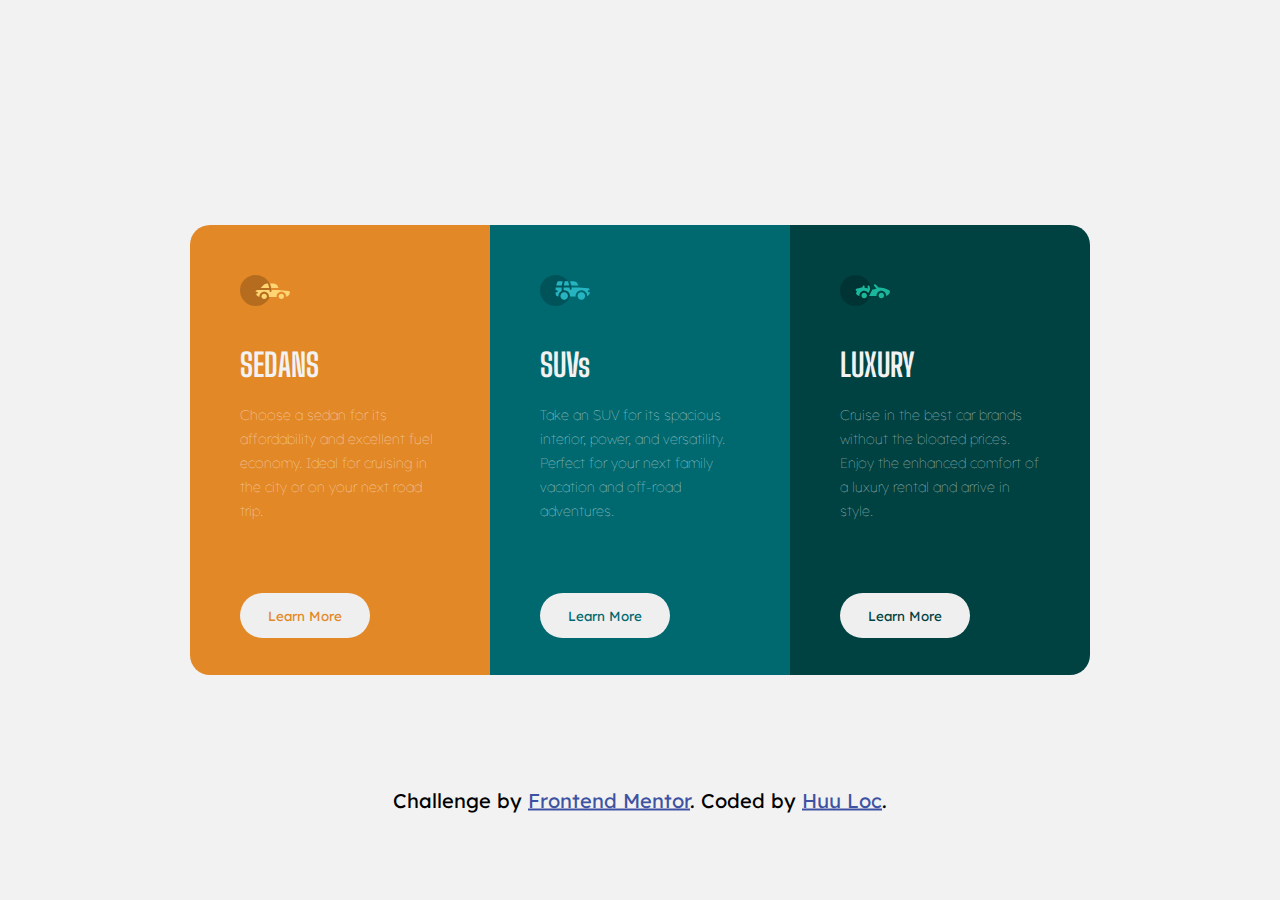
<file: 3-column-preview-card-component-main(done)/index.html>
<!DOCTYPE html>
<html lang="en">

<head>
  <meta charset="UTF-8">
  <meta name="viewport" content="width=device-width, initial-scale=1.0">
  <!-- displays site properly based on user's device -->

  <link rel="icon" type="image/png" sizes="32x32" href="./images/favicon-32x32.png">

  <title>Frontend Mentor | 3-column preview card component</title>

  <!-- Feel free to remove these styles or customise in your own stylesheet 👍 -->
  <link rel="stylesheet" href="style.css">
</head>

<body>
  <div id="wholeform">

    <div id="firstpara">
      <img src="./images/icon-sedans.svg" alt="" id="fp-image">
      <div id="fp-text">
        <h2>SEDANS</h2>
        Choose a sedan for its affordability and excellent fuel economy. Ideal for cruising in the city
        or on your next road trip.
      </div>
      <button id="fp-button">Learn More</button>
    </div>

    <div id="secondpara">
      <img src="./images/icon-suvs.svg" alt="" id="fp-image">
      <div id="sp-text">
        <h2>SUVs</h2>
        Take an SUV for its spacious interior, power, and versatility. Perfect for your next family vacation
        and off-road adventures.
      </div>
      <button id="sp-button">Learn More</button>
    </div>

    <div id="thirdpara">
      <img src="./images/icon-luxury.svg" alt="" id="fp-image">
      <div id="tp-text">
        <h2>LUXURY</h2>
        Cruise in the best car brands without the bloated prices. Enjoy the enhanced comfort of a luxury
        rental and arrive in style.
      </div>
      <button id="tp-button">Learn More</button>
    </div>

  </div>
  <div class="attribution">
    Challenge by <a href="https://www.frontendmentor.io?ref=challenge" target="_blank">Frontend Mentor</a>.
    Coded by <a href="#">Huu Loc</a>.
  </div>
</body>

</html>
</file>
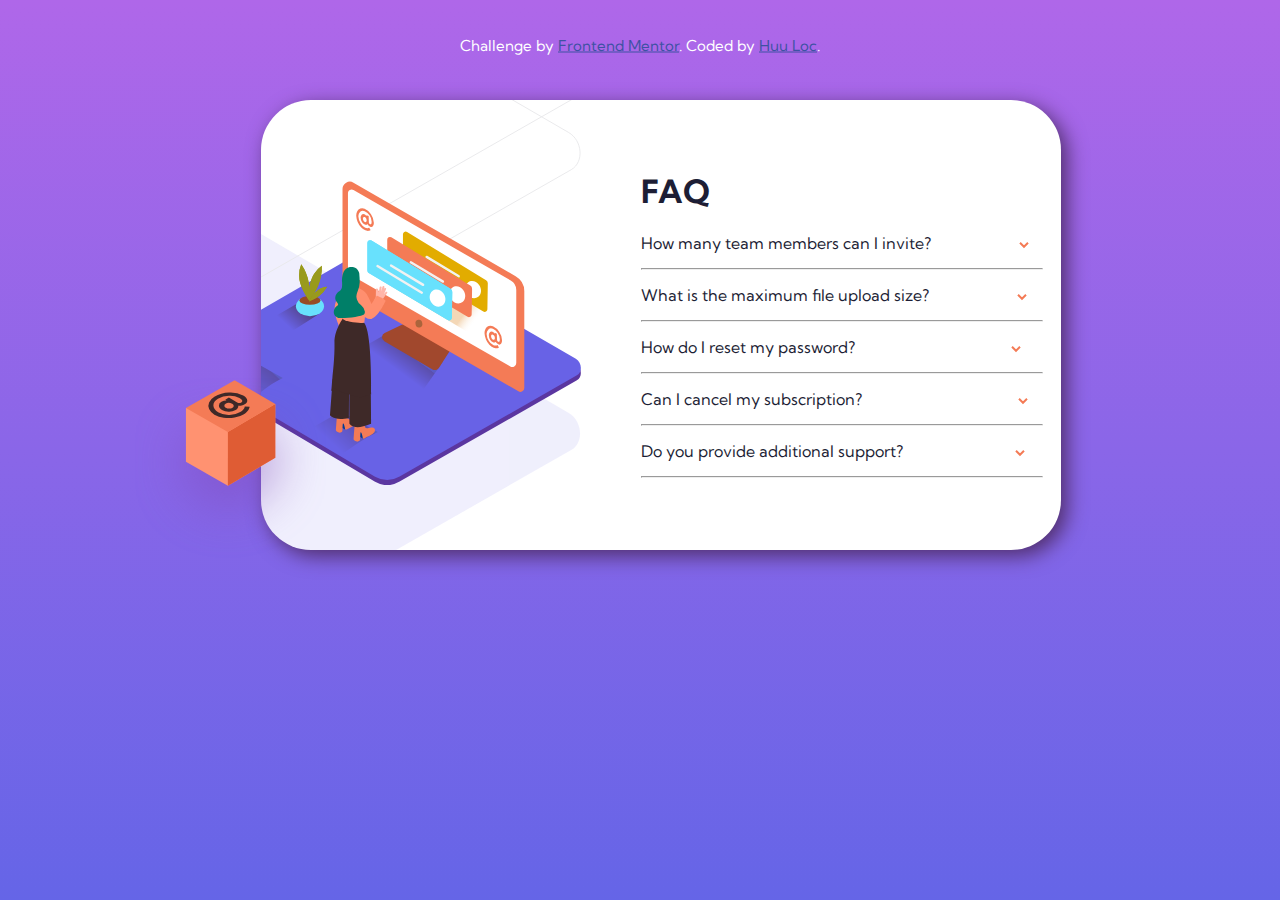
<file: faq-accordion-card-main/index.html>
<!DOCTYPE html>
<html lang="en">

<head>
  <meta charset="UTF-8">
  <meta name="viewport" content="width=device-width, initial-scale=1.0">
  <!-- displays site properly based on user's device -->

  <link rel="icon" type="image/png" sizes="32x32" href="./images/favicon-32x32.png">

  <title>Frontend Mentor | FAQ Accordion Card</title>

  <!-- Feel free to remove these styles or customise in your own stylesheet 👍 -->
  <link rel="stylesheet" href="style.css">
</head>

<body>
  <!-- the box -->

  <div id="wholepage">
    <!-- woman and desktop  -->
    <img src="./images/illustration-box-desktop.svg" alt="" id="img-box">
    <div id="images">
      <img src="./images/bg-pattern-desktop.svg" alt="" id="img-desktop">
      <img src="./images/illustration-woman-online-desktop.svg" alt="" id="img-woman">
    </div>

    <div id="faq">

      <h1>FAQ</h1>

      <!-- question 1 -->
      <div id="q1form">
        <div id="q1" class="question">How many team members can I invite? &emsp;&emsp;&emsp;&emsp;&emsp;
          <img src="./images/icon-arrow-down.svg" class="arrow">
        </div>
        <div id="q1-ans">You can invite up to 2 additional users on the Free plan. There is no limit on
          team members for the Premium plan.</div>

        <hr>
      </div>


      <!-- question 2 -->
      <div id="q2form">
        <div id="q2" class="question">What is the maximum file upload size? &emsp;&emsp;&emsp;&emsp;&emsp;
          <img src="./images/icon-arrow-down.svg" class="arrow">
        </div>
        <div id="q2-ans">No more than 2GB. All files in your account must fit your allotted storage space.</div>
        <hr>
      </div>


      <!-- question 3 -->
      <div id="q3form">
        <div id="q3" class="question">How do I reset my password? &emsp; &emsp;&emsp;&emsp;&emsp;&emsp;&emsp;&emsp;&emsp;
          <img src="./images/icon-arrow-down.svg" class="arrow">
        </div>
        <div id="q3-ans">Click “Forgot password” from the login page or “Change password” from your profile page.
          A reset link will be emailed to you.</div>
        <hr>
      </div>


      <!-- question 4  -->
      <div id="q4form">
        <div id="q4" class="question">Can I cancel my subscription?&emsp; &emsp; &emsp;&emsp;&emsp;&emsp;&emsp;&emsp;&emsp;
          <img src="./images/icon-arrow-down.svg" class="arrow">
        </div>
        <div id="q4-ans">Yes! Send us a message and we’ll process your request no questions asked.</div>
        <hr>
      </div>



      <!-- question 5 -->
      <div id="q5form">
        <div id="q5" class="question">Do you provide additional support? &emsp; &emsp; &emsp;&emsp;&emsp;&emsp;
          <img src="./images/icon-arrow-down.svg" class="arrow">
        </div>
        <div id="q5-ans">Chat and email support is available 24/7. Phone lines are open during normal business hours.
        </div>
        <hr>
      </div>


    </div>
  </div>
  <div class="attribution">
    Challenge by <a href="https://www.frontendmentor.io?ref=challenge" target="_blank">Frontend Mentor</a>.
    Coded by <a href="https://github.com/huynhhuuloc129">Huu Loc</a>.
  </div>
  <script src="script.js"></script>
</body>

</html>
</file>
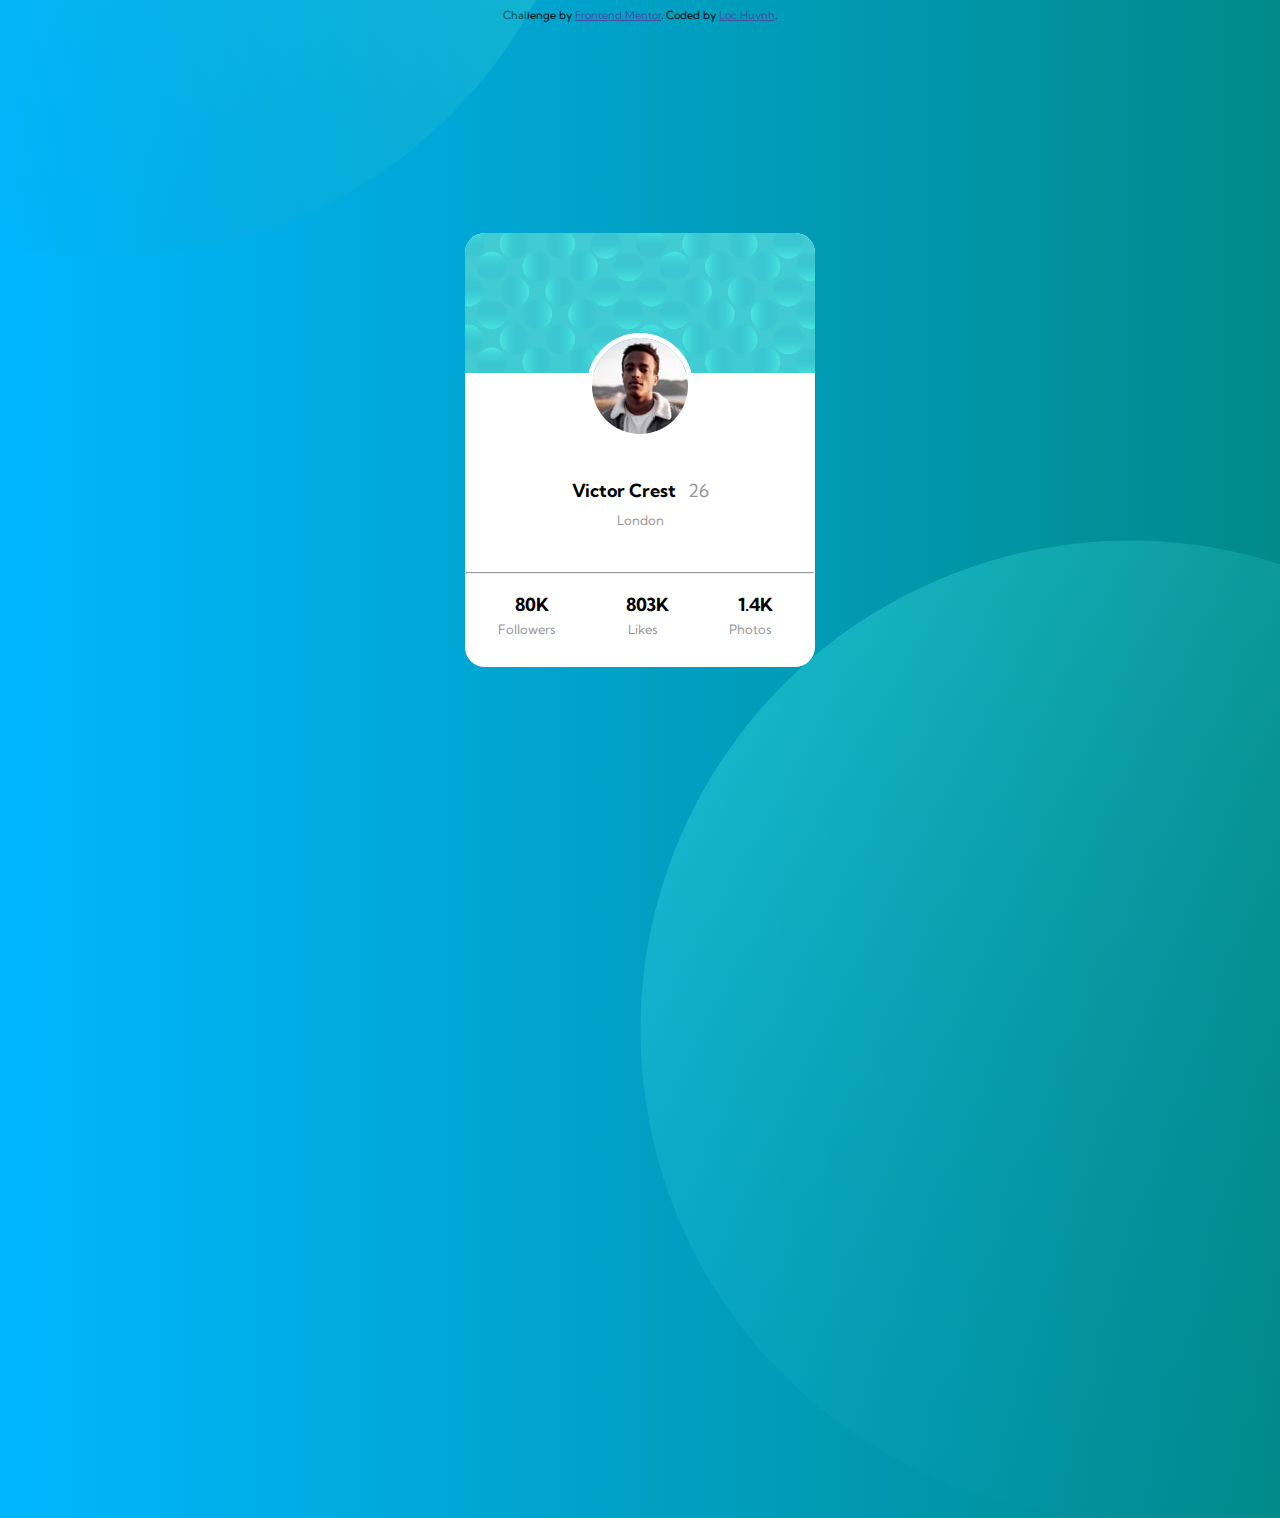
<file: profile-card-component-main/index.html>
<!DOCTYPE html>
<html lang="en">

<head>
  <meta charset="UTF-8">
  <meta name="viewport" content="width=device-width, initial-scale=1.0">
  <!-- displays site properly based on user's device -->

  <link rel="icon" type="image/png" sizes="32x32" href="./images/favicon-32x32.png">

  <title>Frontend Mentor | Profile card component</title>

  <!-- Feel free to remove these styles or customise in your own stylesheet 👍 -->
  <link rel="stylesheet" href="style.css">
</head>

<body>


  <img src="./images/bg-pattern-top.svg" id="gradient1" alt="">
  <img src="./images/bg-pattern-bottom.svg" id="gradient2" alt="">


  <div id="wholepage">
    <img src="./images/bg-pattern-card.svg" id="cardhead" alt="">

    <img src="./images/image-victor.jpg" id="face" alt="">

    <div style="font-weight: bold; display: flex;">Victor Crest &ensp;<div style="color: hsl(0, 0%, 59%); font-weight: lighter;">26</div>
    </div>

    <div style="color: hsl(0, 0%, 59%); padding: 10px 0 35px 0; font-size: small; align-items: center;">London</div>
    <hr>
    
    <div id="bottomcard">
      <div class="bottomcard1">
        <div style="font-weight: bold;">80K</div>
        <div class="bottom">Followers</div>
      </div>

      <div class="bottomcard2">
        <div style="font-weight: bold;">803K</div>
        <div class="bottom">Likes</div>
      </div>

      <div class="bottomcard3">
        <div style="font-weight: bold;">1.4K</div>
        <div class="bottom">Photos</div>
      </div>

    </div>
  </div>
  
  <div class="attribution">
    Challenge by <a href="https://www.frontendmentor.io?ref=challenge" target="_blank">Frontend Mentor</a>.
    Coded by <a href="https://github.com/huynhhuuloc129">Loc Huynh</a>.
  </div>
</body>

</html>
</file>
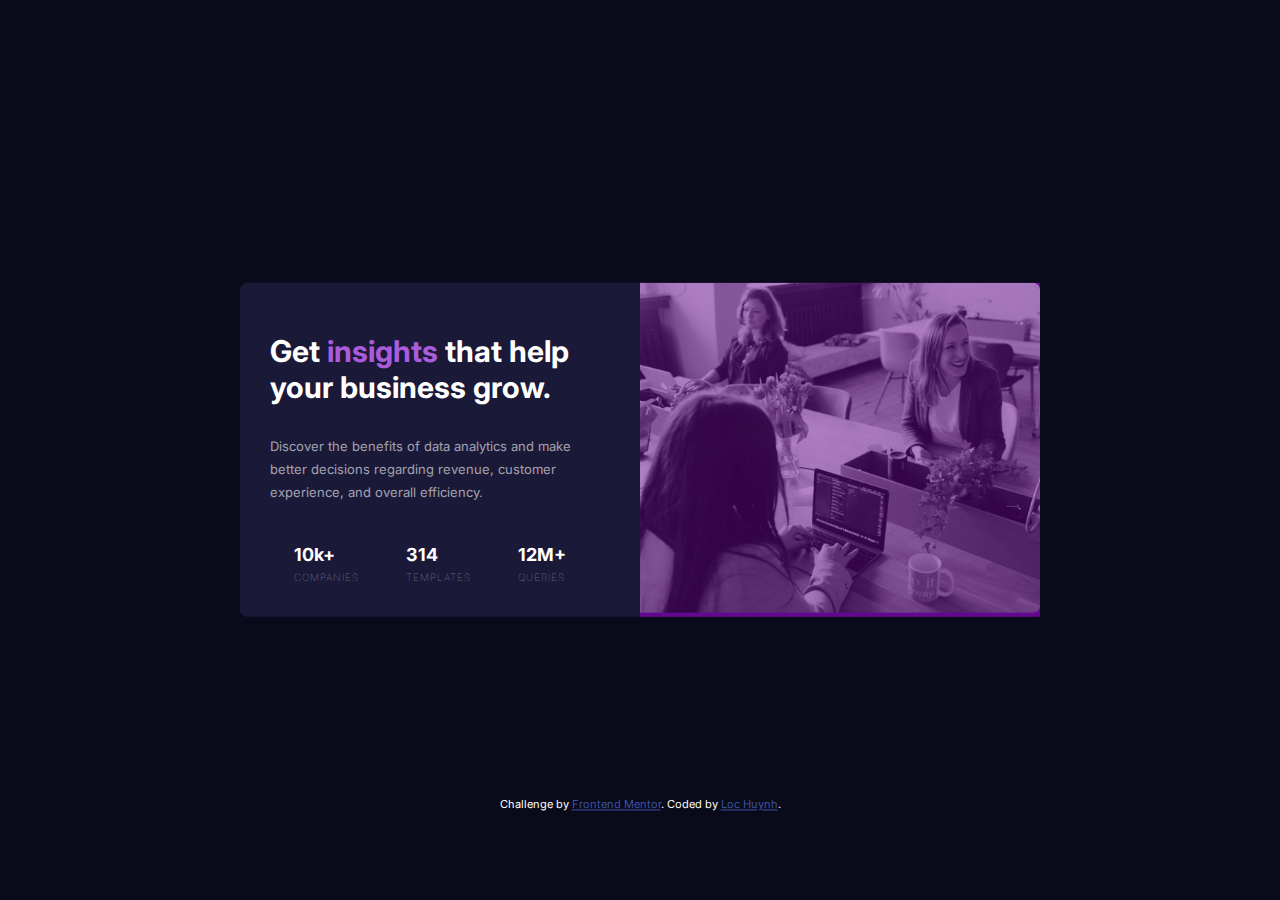
<file: stats-preview-card-component-main(done)/index.html>
<!DOCTYPE html>
<html lang="en">
<head>
  <meta charset="UTF-8">
  <meta name="viewport" content="width=device-width, initial-scale=1.0"> <!-- displays site properly based on user's device -->

  <link rel="icon" type="image/png" sizes="32x32" href="./images/favicon-32x32.png">
  
  <title>Frontend Mentor | Stats preview card component</title>

  <!-- Feel free to remove these styles or customise in your own stylesheet 👍 -->

  <link rel="stylesheet" href="style.css">
</head>
<body>
  <div id=wholeform>
    <div id="form">
      <h1>Get <span style="color:hsl(277, 64%, 61%);">insights</span> that help your business grow.</h1>
      <div id="text">
        Discover the benefits of data analytics and make better decisions regarding revenue, customer 
        experience, and overall efficiency.
      </div>
      <div id="number">
        <span><div class="numbertext">10k+</div><span> COMPANIES</span></span>
        <span><div class="numbertext">314</div><span> TEMPLATES</span></span>
        <span><div class="numbertext">12M+</div><span> QUERIES</span></span>
      </div>
    </div>
    <div id="imagess"><img src="./images/image-header-desktop.jpg"></div>
  </div>
  <div class="attribution">
    Challenge by <a href="https://www.frontendmentor.io?ref=challenge" target="_blank">Frontend Mentor</a>. 
    Coded by <a href="#">Loc Huynh</a>.
  </div>
</body>
</html>
</file>
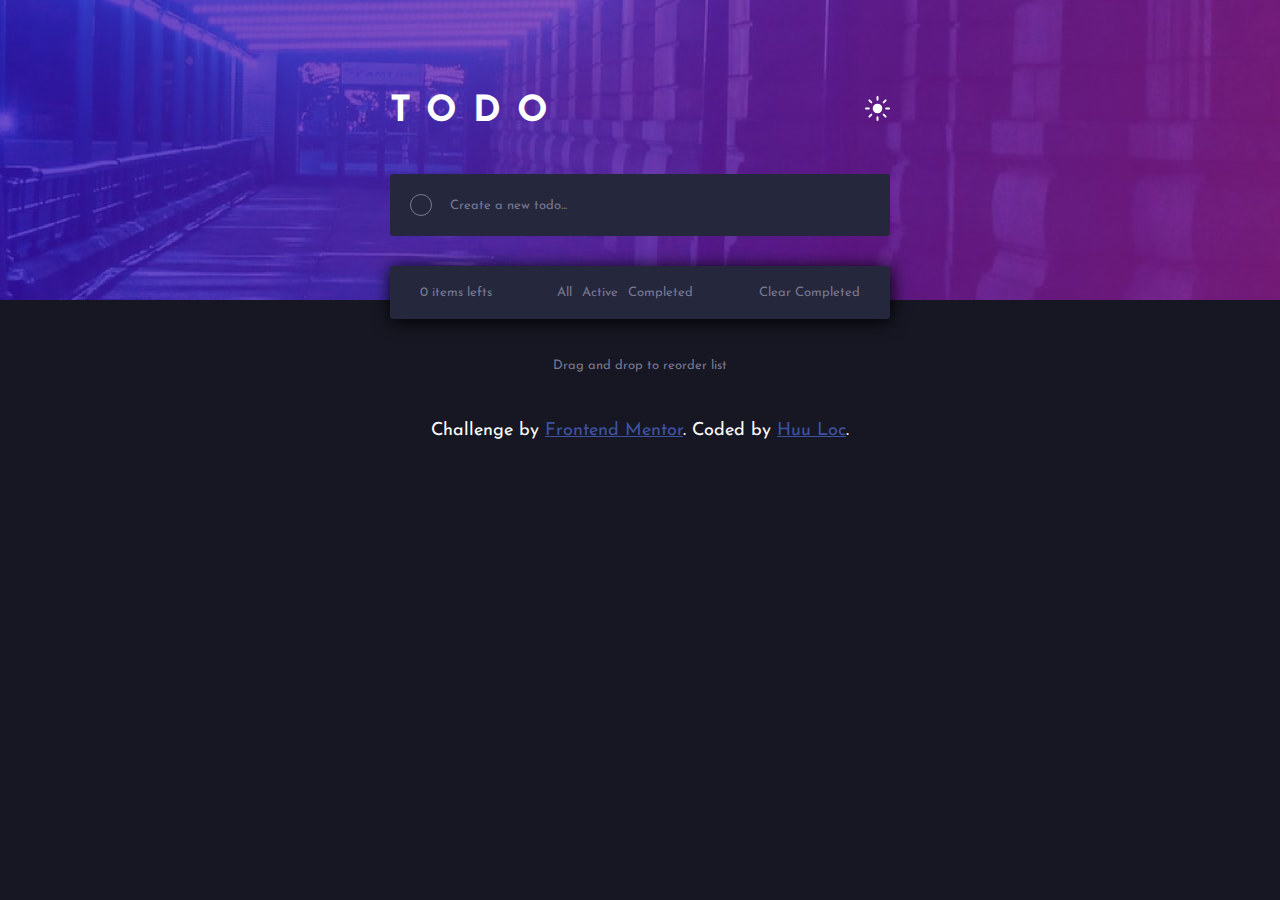
<file: todo-app-main/index.html>
<!DOCTYPE html>
<html lang="en">

<head>
  <meta charset="UTF-8">
  <meta name="viewport" content="width=device-width, initial-scale=1.0">
  <!-- displays site properly based on user's device -->
  <!-- jquery -->
  <script src="https://ajax.googleapis.com/ajax/libs/jquery/3.6.0/jquery.min.js"></script>
  <link rel="icon" type="image/png" sizes="32x32" href="./images/favicon-32x32.png">

  <title>Frontend Mentor | Todo app</title>

  <!-- Feel free to remove these styles or customise in your own stylesheet 👍 -->
  <link rel="stylesheet" href="style.css">
</head>

<body>
  <div id="wholepage">

    <div id="header">
      <h1>TODO</h1>
    <img class="header-img sun" src="./images/icon-sun.svg" alt="light-mode">
    </div>
    
    <div id="bodyupper">
      <div class="circle">&emsp;</div>
      <input class="input" type="text" placeholder="Create a new todo..." >
    </div>
    <div id="middlelower">
      <div id="listtodo"> <!--thêm todo vào list-->
  
      </div>

      <div id="bodylower">
        <div class="count">0 items lefts</div>
        <div class="bodylower2">
          <div class="bodylower-item">All</div>
          <div class="bodylower-item">Active</div>
          <div class="bodylower-item">Completed</div>
        </div>
        <div class="bodylower-item">Clear Completed</div>
      </div>
    </div>
    <div id="bottom">Drag and drop to reorder list</div>

  </div>
  <script src="script.js"></script>
  <div class="attribution">
    Challenge by <a href="https://www.frontendmentor.io?ref=challenge" target="_blank">Frontend Mentor</a>.
    Coded by <a href="https://github.com/huynhhuuloc129">Huu Loc</a>.
  </div>
</body>

</html>
</file>
<file: 3-column-preview-card-component-main(done)/style.css>
@import url('https://fonts.googleapis.com/css2?family=Big+Shoulders+Display:wght@700&family=Lexend+Deca&display=swap');
.attribution { 
    font-family: 'Lexend Deca', sans-serif;;
    position: absolute;
    font-size: 20px; 
    text-align: center; 
    top:90%;
    left:50%;
    transform:translate(-50%,-90%);
}
.attribution a { 
    color: hsl(228, 45%, 44%); 
}
body{
    background: hsl(0, 0%, 95%);
}
#wholeform{
    position: absolute;
    display: flex;
    top:50%;
    left:50%;
    transform:translate(-50%,-50%);
}
#firstpara, #secondpara, #thirdpara{
    display: flex;
    flex-direction: column;
    padding: 50px;
    width: 200px;
    height: 350px;
}
h2{
    font-size: 2rem;
    color: hsl(0, 0%, 95%);
    font-family: 'Big Shoulders Display', cursive;
}
#firstpara{background: hsl(31, 77%, 52%); border-radius: 20px 0 0 20px;}
#fp-button{color: hsl(31, 77%, 52%);}
#secondpara{background: hsl(184, 100%, 22%);}
#sp-button{color: hsl(184, 100%, 22%);}
#thirdpara{background: hsl(179, 100%, 13%); border-radius: 0 20px 20px 0;}
#tp-button{color: hsl(179, 100%, 13%);}
#fp-text,#sp-text,#tp-text{
    font-weight: 100;
    color:hsla(0, 0%, 100%, 0.75);
    font-family: 'Lexend Deca', sans-serif;
    font-size: 14px;
    line-height: 24px;
}
button{
    cursor: pointer;
    color: hsl(0, 0%, 95%);
    position: relative;
    font-family: 'Lexend Deca', sans-serif;
    padding: 10px 20px 10px 20px;
    border: none;
    border-radius: 100px;
    top:20%;    
    width: 130px;
    height: 45px;
}
img{
    margin-bottom: 20px;
    width: 50px;
}

@media only screen and (max-width: 900px){
    #wholeform{
        position: absolute;
        bottom: -50%;
        margin-top: 40px;
        margin-bottom: 50px;
        display: flex;
        flex-direction: column;
    }
    #firstpara, #secondpara, #thirdpara{
        border-radius: 0;
    }
    .attribution { 
        margin-top: 50px;
        position: relative;
        top: 30%;
    }
    button{
        top:10%;    
    }
    #firstpara{
        border-radius: 10px 10px 0 0;
    }
    #thirdpara{
        border-radius: 0px 0px 10px 10px;
    }
}
</file>
<file: faq-accordion-card-main/style.css>
@import url('https://fonts.googleapis.com/css2?family=Kumbh+Sans:wght@400;700&display=swap');
.attribution {
    position: absolute;
    top: 5%; 

    left: 50%;
    transform: translate(-50%, -50%);
    text-align: center;  
    font-family: 'Kumbh Sans', sans-serif;
    font-size: 15px;
    color: white;
}
.attribution a {
     color: hsl(228, 45%, 44%); 
}
body{
    background: linear-gradient(to bottom, rgb(175, 103, 233), rgb(101, 101, 231));
    background-attachment: fixed;
    font-family: 'Kumbh Sans', sans-serif;
}
hr{

    position: relative;
    margin: 15px 0px 15px 0;
    width: 400px;
}
#wholepage{
    overflow: hidden;
    border-radius: 50px;
    box-shadow: 6px 6px 20px 0 rgb(80, 46, 107);
    background-color: white;
    position: relative;
    margin-top: 100px;
    left: 20%;
    width: 800px;
    height: 450px; 
    display: flex;    
    z-index: 0;
}
#img-box{
    position: fixed;
    z-index: 2;
    top: 42%;
    right: 74.5%;
    /* left: 5000px; */
}
#img-woman{
    overflow: hidden;
    position: relative;
    max-width: 400px;
    z-index: -1;    
    bottom: -18%;
    right: 20%;
}
#img-desktop{
    overflow: hidden;
    position: absolute;
    right: 60%;
    bottom: -30%;
    max-width: 900px;
    height: auto;
    z-index: -1;        
}
#q1:hover, #q2:hover, #q3:hover, #q4:hover, #q5:hover{
    color: red;
}
#q1form, #q2form, #q3form, #q4form, #q5form{
    position: relative;
    right: 5%;
    cursor: pointer;
}
#q1-ans, #q2-ans, #q3-ans, #q4-ans, #q5-ans{
    position: relative;
    padding: 10px 0 10px 0;
    display: none;
    font-size: 12px;
    
}
#faq{
    color: hsl(238, 29%, 16%);
    padding: 50px 0 50px 0;
}
h1{
    position: relative;
    right: 5%;
}
@media screen and (max-width: 990px) {
    #wholepage{
        overflow-y: visible;
        display: flex;
        width: 350px;
        height: auto; 
        flex-direction: column;
        
    }
    #img-woman{
        position: relative;
        width: 300px;
        right: 0%;
    }
    #img-box{
        position: absolute;
        top: 8%;
        margin-right: -10%;
    }
    #img-desktop{
        width: 300px;
        right: 15%;
        top: 0%;
    }
    #q1, #q2, #q3, #q4, #q5{
        font-size: 12px;
    }
    hr{
        width: 290px;
    }
    #q1form, #q2form, #q3form, #q4form, #q5form{
        left: 10%;
    }
    #q1-ans, #q2-ans, #q3-ans, #q4-ans, #q5-ans{
        width: 300px;
    }
    h1{
        left: 40%;
    }
}
</file>
<file: profile-card-component-main/style.css>
@import url('https://fonts.googleapis.com/css2?family=Kumbh+Sans:wght@400;700&display=swap');
pre{
    font-family: 'Kumbh Sans', sans-serif;
}

body{
    overflow: hidden;
    font-family: 'Kumbh Sans', sans-serif;
    font-size: 18px;
    /* color: hsl(229, 23%, 23%); */
    background-image: linear-gradient(to right ,rgb(0, 183, 255), rgb(0, 138, 138));    
    
}

.attribution { font-size: 11px; text-align: center; }
.attribution a { color: hsl(228, 45%, 44%); }
hr{
    width: 99%;
}
#wholepage{
    z-index: 1;
    background-color: white;
    border-radius: 20px;
    display: flex;
    flex-direction: column;
    justify-content: center;
    align-items: center;
    position: absolute;
    top: 50%;
    left: 50%;
    transform: translate(-50%,-50%);
}

#bottomcard{
    max-width: 500px;
    max-height: 500px;
    display: flex;
    padding: 10px 0 0 0;
    justify-content: center;
    /* align-items: center; */
}
.bottom{
    justify-content: center;
    color: hsl(0, 0%, 59%);
    align-items: center;
    padding: 5px 10px 0 0;
    font-size: 13px;
}
.bottomcard1, .bottomcard2, .bottomcard3{
    display: flex;
    flex-direction: column;
    justify-content: center;
    align-items: center;
    margin: 0 30px 30px 30px;
}

#gradient1{
    position: absolute;
    top: -80%;
    left: -30%;
}
#gradient2{
    overflow: hidden;
    position: absolute;
    top: 60%;
    left: 50%;
}
#cardhead{
    margin: 0;
    padding: 0;
    border-radius: 20px 20px 0 0;
    /* top: 50px; */
}
#face{
    position: relative;
    top: -40px;
    border-radius: 50%;
    z-index: 99;
    border: 5px solid white;
}
</file>
<file: stats-preview-card-component-main(done)/style.css>
@import url('https://fonts.googleapis.com/css2?family=Inter:wght@400;700&family=Lexend+Deca&display=swap');
body{
    background:hsl(233, 47%, 7%);
    font-size: 15px;
}
h1{ 
    font-family: 'Inter', sans-serif;
    padding: 30px 50px 10px 30px;
    color: white;
    grid-column: 1/2;
    grid-row: 1/2;
    align-items: center;
    align-self: center;
}
.attribution { 
    color: white;
    position: absolute;
    font-family: 'Inter', sans-serif;
    font-size: 11px; 
    text-align: center; 
    top: 90%;
    left: 50%;
    transform: translate(-50%,-90%);
}
.attribution a { 
    color: hsl(228, 45%, 44%); 
}
#wholeform{
    border-radius: 7px;
    display: grid;
    justify-content: space-between;
    top: 50%;
    left: 50%;
    width: 800px;
    height: auto;
    transform: translate(-50%,-50%);
    position: absolute;
    background-color:hsl(244, 38%, 16%);
    grid-template-columns: 1fr 1fr;
}
#imagess{
    background-color:rgb(100, 8, 143);

}
img{
    border-radius: 0 7px 7px 0;
    align-self: center;
    width: 400px;
    grid-column: 2/3;
    grid-row: 1/4;
    z-index: -1;

    opacity: 0.5;
}
#number{
    justify-content: space-around;
    display: flex;
    padding: 30px 50px 10px 30px;
    color: hsla(0, 0%, 100%, 0.6);

}
div > span{
    font-size: 10px;
    display: flex;
    flex-direction: column;
}
span > span{
    font-family: 'Inter', sans-serif;
    letter-spacing: 1px;
    font-weight: 100;
    padding-top: 6px;

}
#text{
    line-height: 23px;
    font-family: 'Inter', sans-serif;
    font-size: 13px;
    color: hsla(0, 0%, 100%, 0.6);
    padding: 0px 50px 10px 30px;
}
.numbertext{

    font-family: 'Inter', sans-serif;
    font-weight: bold;
    font-size: 18px;
    color: white;
}
</file>
<file: todo-app-main/style.css>
@import url('https://fonts.googleapis.com/css2?family=Josefin+Sans:wght@400;700&display=swap');
:root{
    --formwidth: 500px;
    --backgroundform: hsl(235, 24%, 19%);
    --paddingMUform: 20px;
    --backgroundlightform: hsl(236, 33%, 92%);
}
body{
    background-image: url(./images/bg-desktop-dark.jpg);
    background-repeat: no-repeat;
    font-size: 18px;
    font-family: 'Josefin Sans', sans-serif;
    background-color: hsl(235, 21%, 11%);
    color: white;
}

/*//////////////////////////// whole page edit //////////////////////////// */
#wholepage{
    max-width: 1500px;
    margin-top: 50px;
    display: flex;
    flex-direction: column;
    justify-content: center;
    align-items: center;
}
/*  */
/*//////////////////////////// header edit /////////////////////////////////*/
#header{
    width: var(--formwidth);
    margin: 20px 0 20px 0;
    display: flex;
    justify-content: space-between;
    align-items: baseline;
}
h1{
    letter-spacing: 1rem;
}
.header-img{
    cursor: pointer;
    width: 25px;
    height: 25px;
}
/*  */
/*//////////////////////////// upper edit//////////////////////////////////////// */
#bodyupper{
    padding: var(--paddingMUform);  
    background: var(--backgroundform);
    width: calc(var(--formwidth) - 20px);
    padding-right: 0;
    display: flex;
    margin-bottom: 30px;
    border-radius: 3px;
}
.circle{
    margin-right: 1rem;
    cursor: pointer;
    border: 1px solid hsl(234, 11%, 52%);
    border-radius: 50%;
}
.input{
    font-size: 18px;
    color: white;
    font-family: 'Josefin Sans', sans-serif;
    background: transparent;
    border: none;
    outline: none;
    width:400px;
}
/*//////////////////////////// middle edit//////////////////////////////////////// */
#middlelower{
    border-radius: 3px;
    box-shadow: 1px 2px 18px black;
    background: var(--backgroundform);
    margin-bottom: 40px;
    width: var(--formwidth);
}
#listtodo{
    display: none;
    /* padding: var(--paddingMUform); */
    padding-bottom: 0;
}
.listtodochild{
    border-bottom: 1px solid hsl(234, 11%, 52%);
    padding-bottom: calc(var(--paddingMUform) - 15px);
    padding-top: calc(var(--paddingMUform) - 15px);
    padding: 20px;
    display: flex;
    color: hsl(234, 11%, 52%);
    justify-content: space-between;
}
.lchild{
    display: flex;
}
.check{
    cursor:pointer;
    outline: none;
    pointer-events: none;
    -webkit-user-select: none;
    -khtml-user-select: none;
    -moz-user-select: none;
    -o-user-select: none;
    user-select: none;
}
.text{
    color: hsl(234, 39%, 85%);
}
.textdecor{
    text-decoration: line-through;
    color: hsl(234, 11%, 52%);
}
.grandchild{
    word-break: break-all;
    word-wrap:break-word;
    cursor: pointer;
}
.circle, img.grandchild{
    flex-shrink: 0;
    width: 20px;
    height: 20px;
}
img.grandchild{
    display: none;
}
.circleactive{
    background: linear-gradient(hsl(192, 100%, 67%),hsl(280, 87%, 65%));
}
/*//////////////////////////// bottom edit//////////////////////////////////////// */
#bodylower{
    padding-top: var(--paddingMUform);
    margin-bottom: 20px;
    width: var(--formwidth);
    display: flex;
    justify-content: space-around;
}   
.bodylower-item:hover{
    cursor: pointer;
    color: hsl(236, 33%, 92%);
}
.bodylower2{
    display: flex;
    justify-content: space-around;
}
.bodylower2>div{
    padding: 0 5px;
}
#bodylower, #bottom, ::placeholder{
    font-family: 'Josefin Sans', sans-serif;
    font-size: 13px;
    color: hsl(234, 11%, 52%);
}
hr{
    position: relative;
    left: -20px;
    width: calc(var(--formwidth) - 2px);
    border:0.1px solid hsl(234, 11%, 52%);
    background: var(--backgroundform);
    color: hsl(234, 11%, 52%);
}
.dragging{
    opacity: .5;
}
.attribution a { color: hsl(228, 45%, 44%); }
.attribution { margin-top: 50px; font-size: 18px; text-align: center; }
</file>
